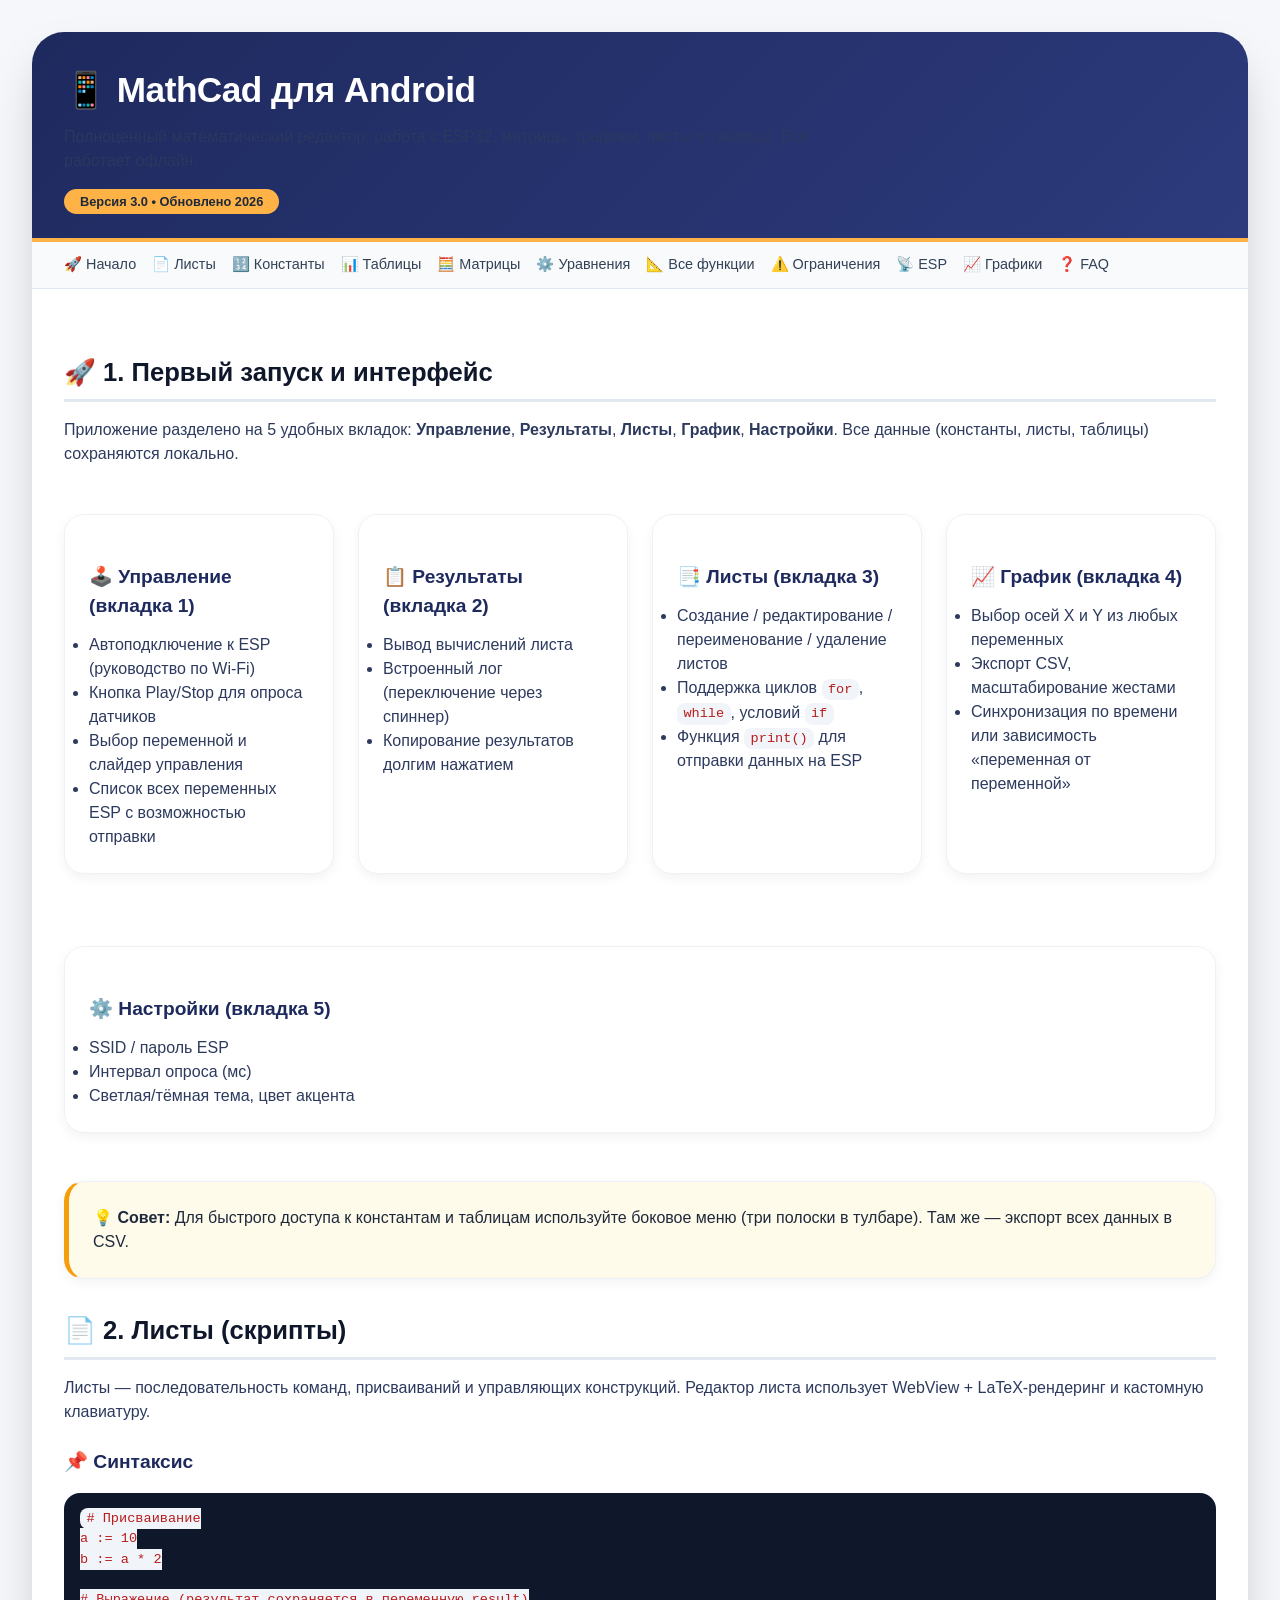
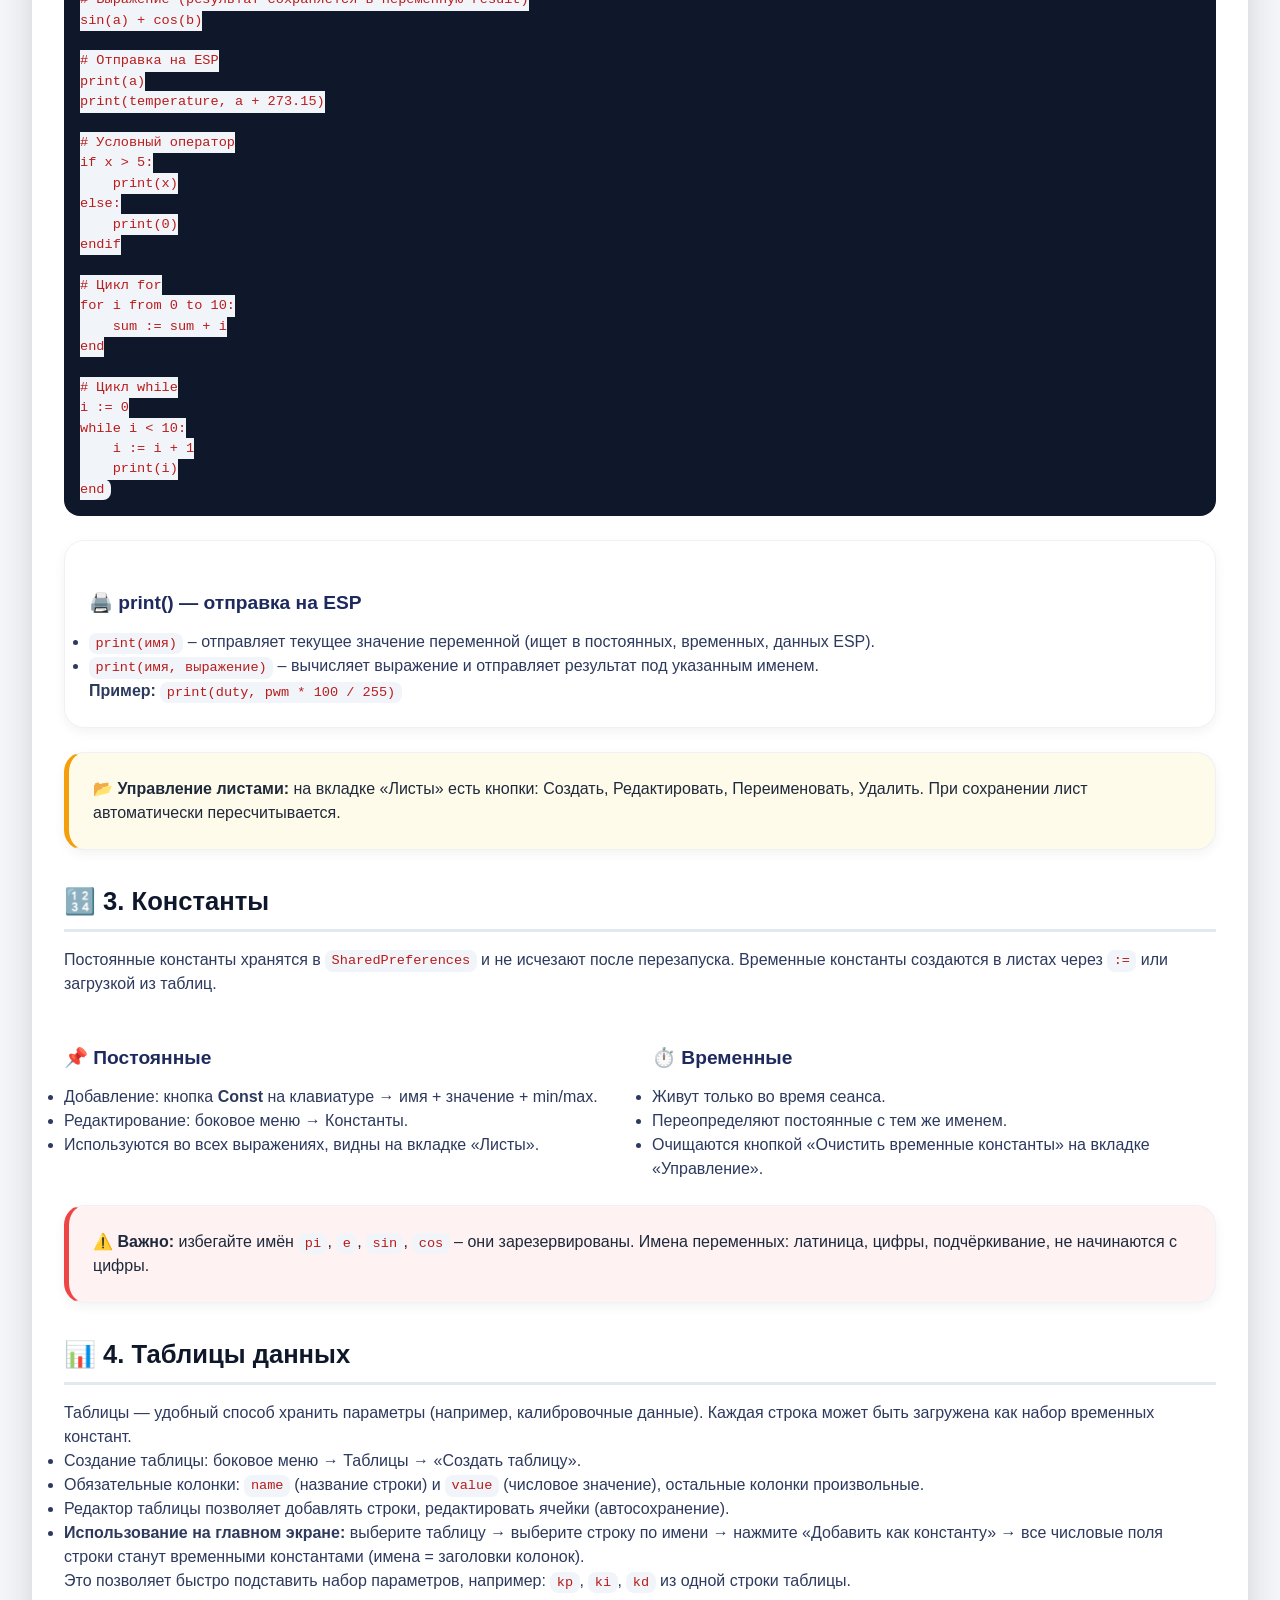
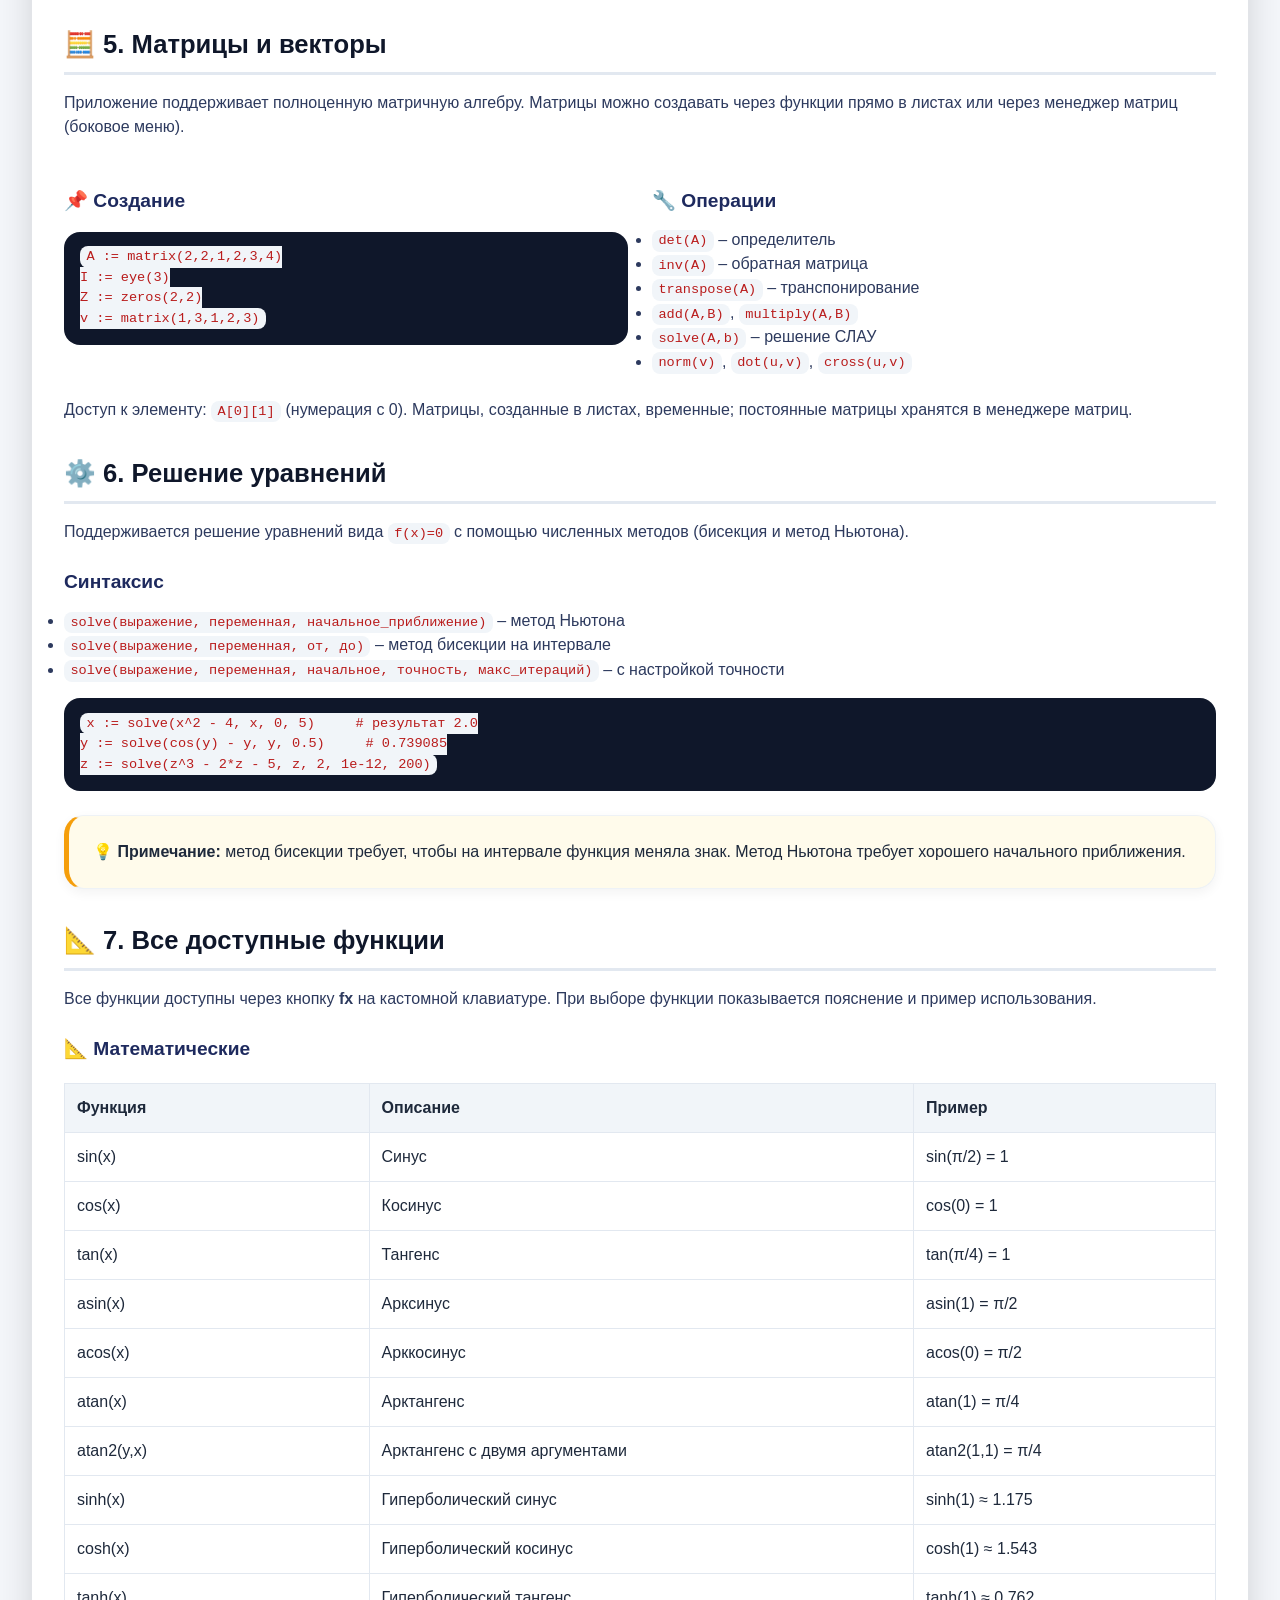
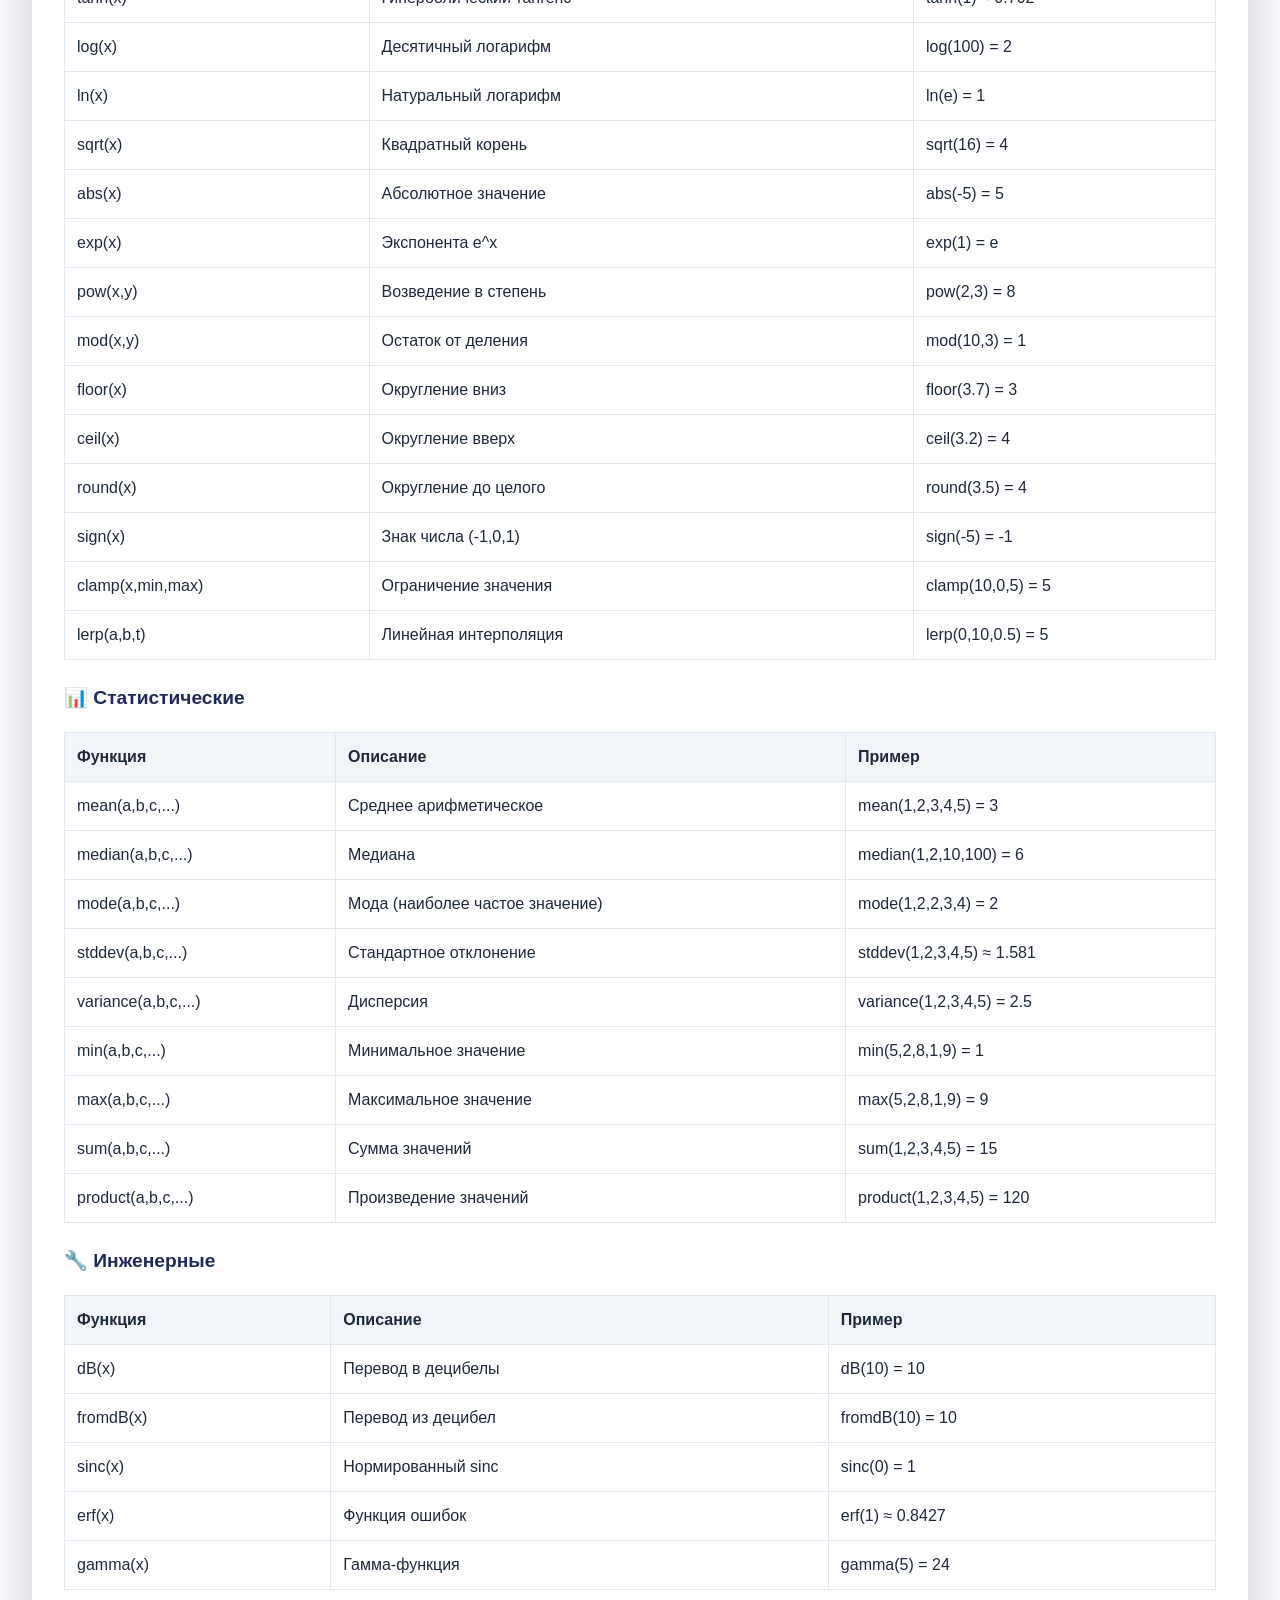
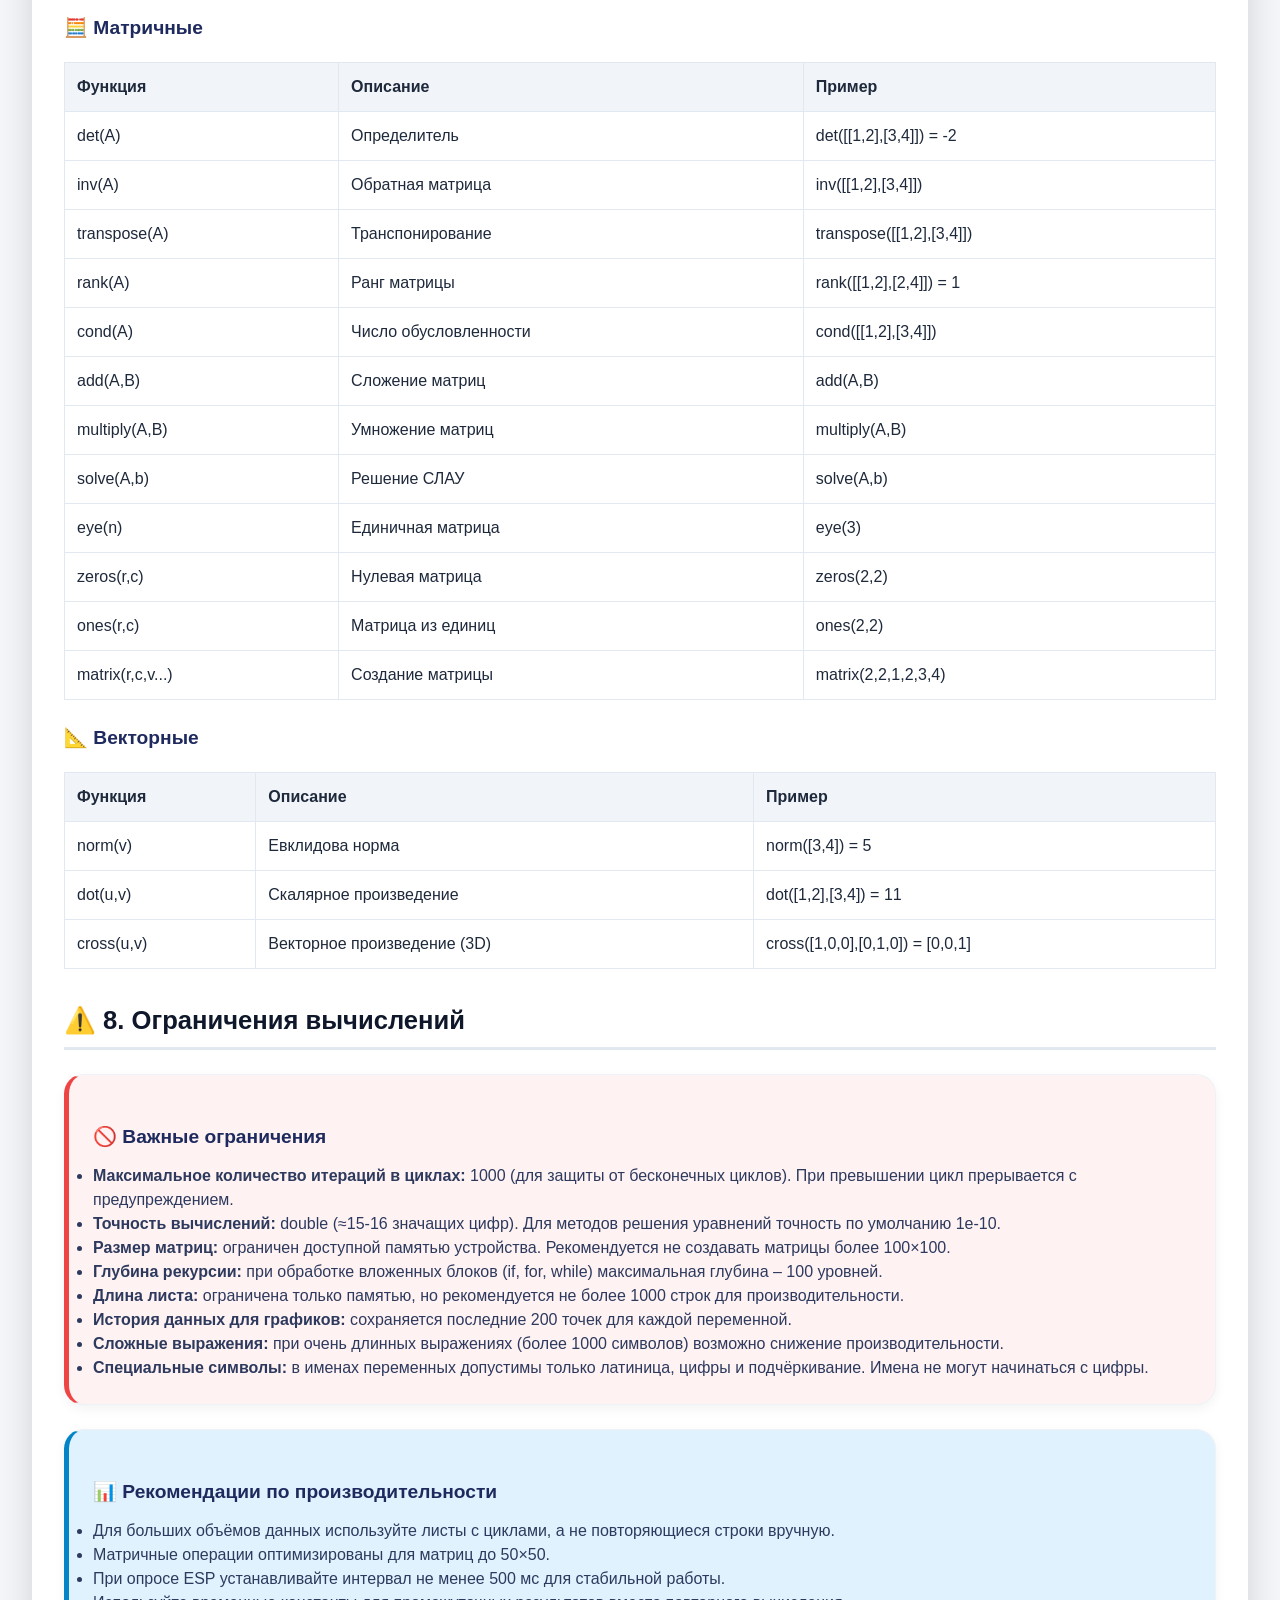
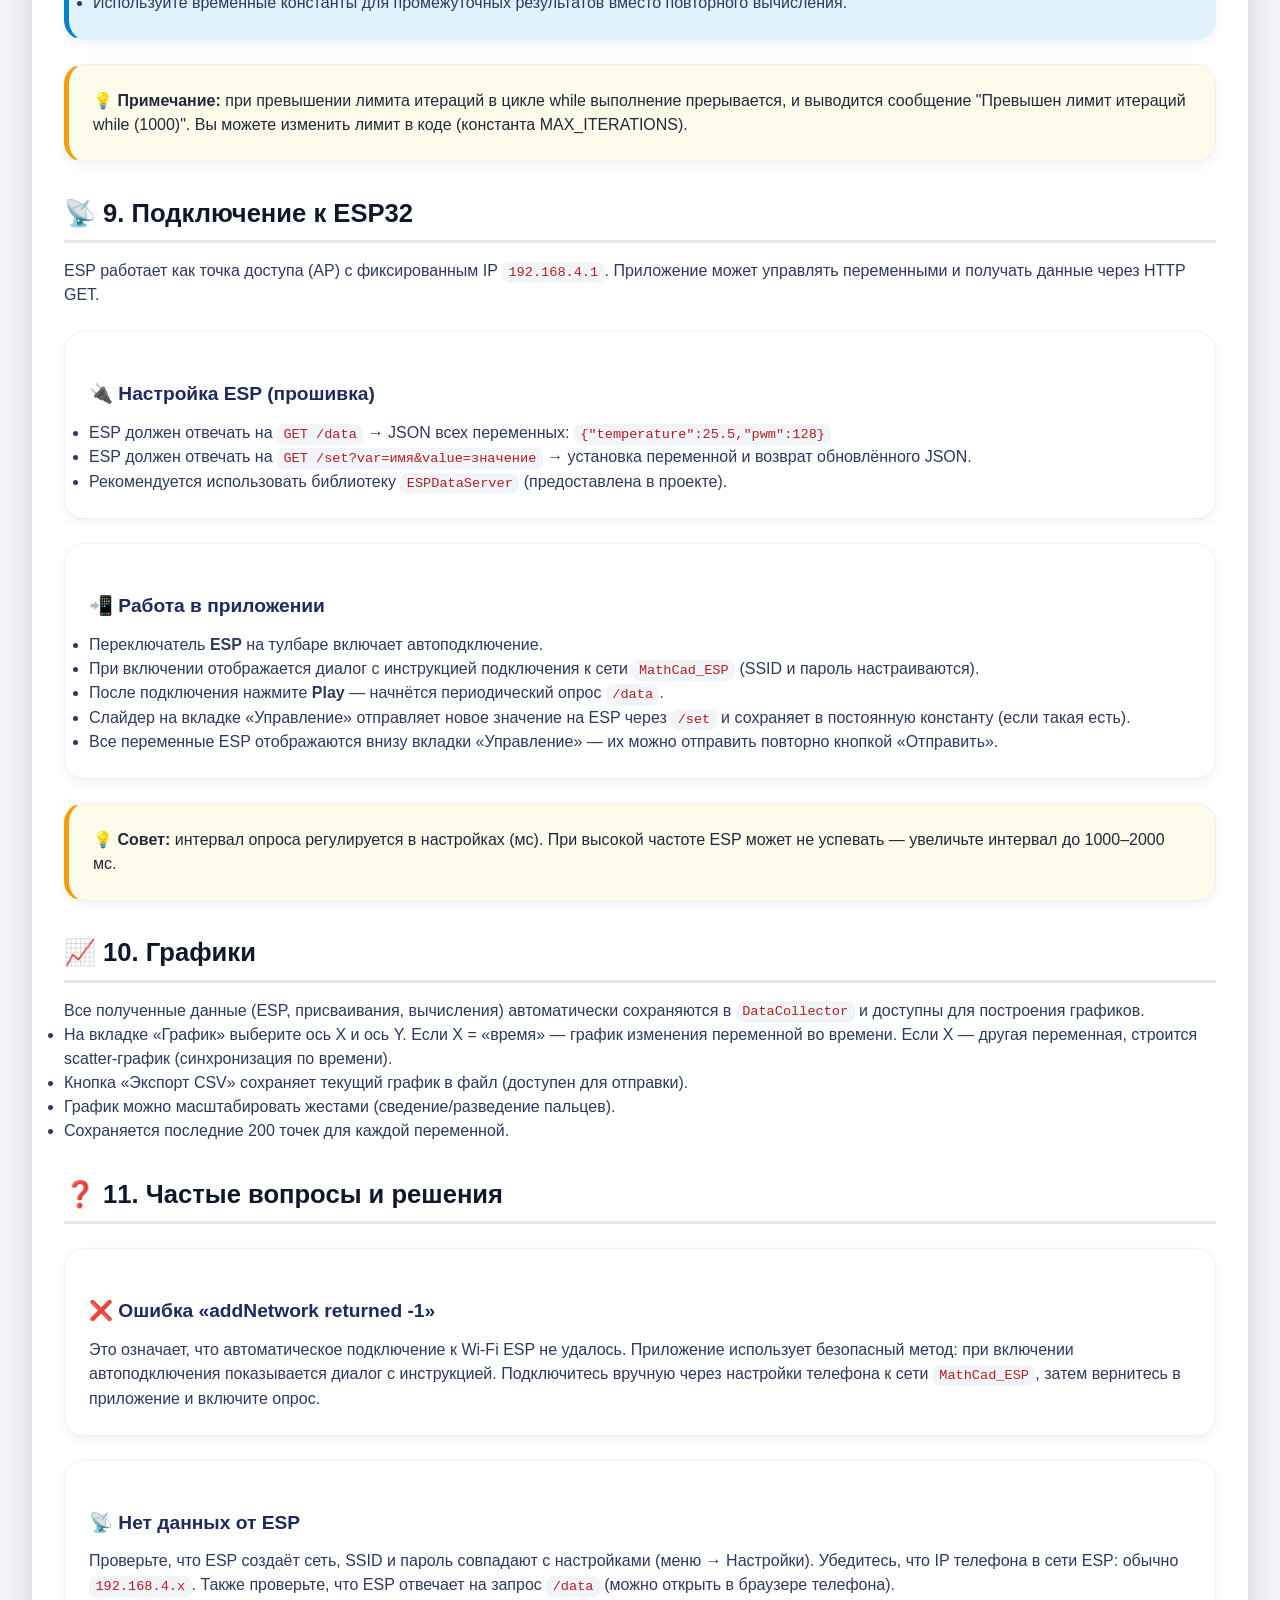
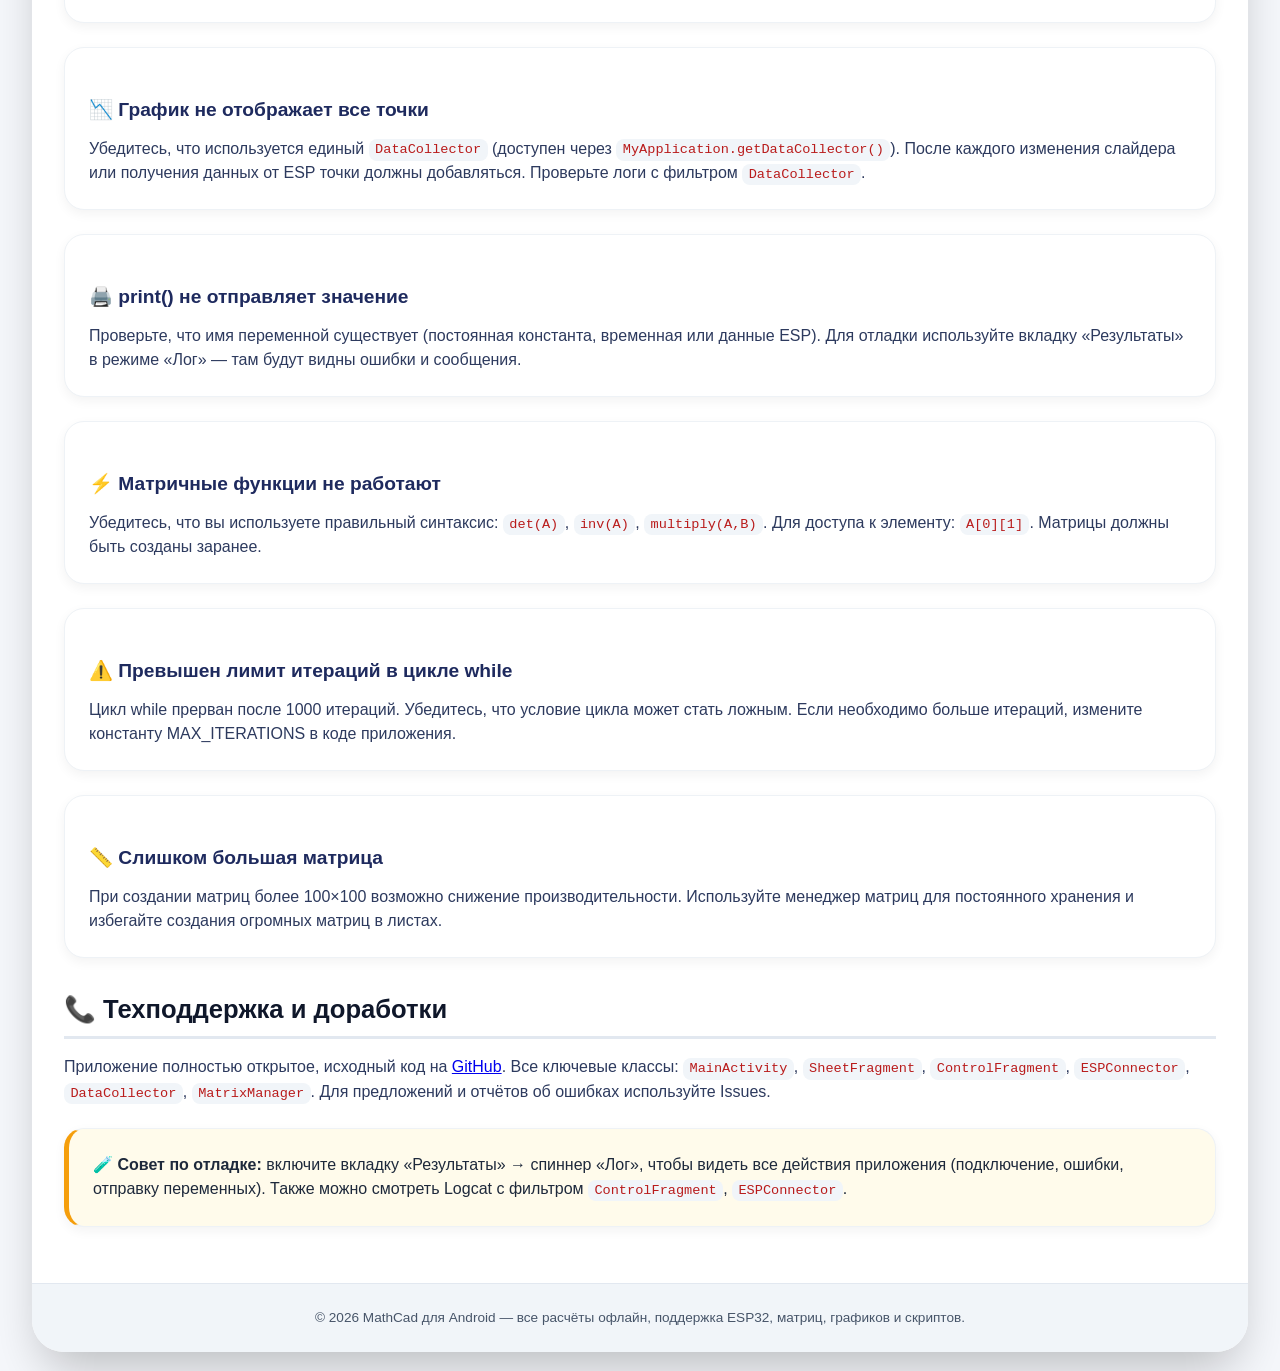
<file: app/src/main/assets/index.html>
<!DOCTYPE html>
<html lang="ru">
<head>
    <meta charset="UTF-8">
    <meta name="viewport" content="width=device-width, initial-scale=1.0">
    <title>MathCad для Android – Полное руководство</title>
    <style>
        * {
            margin: 0;
            padding: 0;
            box-sizing: border-box;
        }
        body {
            font-family: 'Segoe UI', 'Roboto', sans-serif;
            background: #f5f7fb;
            color: #1e293b;
            line-height: 1.5;
            padding: 2rem;
        }
        .container {
            max-width: 1300px;
            margin: 0 auto;
            background: white;
            border-radius: 32px;
            box-shadow: 0 25px 50px -12px rgba(0,0,0,0.25);
            overflow: hidden;
        }
        header {
            background: linear-gradient(135deg, #1e2a5e, #2d3a7c);
            color: white;
            padding: 2rem 2rem 1.5rem;
            border-bottom: 4px solid #ffb347;
        }
        header h1 {
            font-size: 2.2rem;
            font-weight: 700;
            margin-bottom: 0.5rem;
            letter-spacing: -0.5px;
        }
        header p {
            font-size: 1rem;
            opacity: 0.85;
            max-width: 800px;
        }
        .badge {
            display: inline-block;
            background: #ffb347;
            color: #1e293b;
            border-radius: 40px;
            padding: 0.2rem 1rem;
            font-size: 0.8rem;
            font-weight: 600;
            margin-top: 1rem;
        }
        nav {
            background: #f8fafc;
            padding: 0.75rem 2rem;
            border-bottom: 1px solid #e2e8f0;
            display: flex;
            flex-wrap: wrap;
            gap: 1rem;
        }
        nav a {
            color: #334155;
            text-decoration: none;
            font-weight: 500;
            font-size: 0.9rem;
            transition: color 0.2s;
        }
        nav a:hover {
            color: #2d3a7c;
        }
        .content {
            padding: 2rem;
        }
        h2 {
            font-size: 1.6rem;
            margin-top: 2rem;
            margin-bottom: 1rem;
            padding-bottom: 0.5rem;
            border-bottom: 3px solid #e2e8f0;
            color: #0f172a;
        }
        h3 {
            font-size: 1.2rem;
            margin: 1.5rem 0 0.75rem;
            color: #1e2a5e;
        }
        p, li {
            color: #2d3a5e;
        }
        .card {
            background: #ffffff;
            border-radius: 20px;
            box-shadow: 0 4px 12px rgba(0,0,0,0.05);
            padding: 1.5rem;
            margin: 1.5rem 0;
            border: 1px solid #eef2f6;
        }
        .card-note {
            background: #fffbeb;
            border-left: 5px solid #f59e0b;
        }
        .card-warning {
            background: #fef2f2;
            border-left: 5px solid #ef4444;
        }
        .card-info {
            background: #e0f2fe;
            border-left: 5px solid #0284c7;
        }
        code {
            background: #f1f5f9;
            padding: 0.2rem 0.4rem;
            border-radius: 8px;
            font-family: 'JetBrains Mono', monospace;
            font-size: 0.85rem;
            color: #b91c1c;
        }
        pre {
            background: #0f172a;
            color: #e2e8f0;
            padding: 1rem;
            border-radius: 16px;
            overflow-x: auto;
            font-size: 0.85rem;
            margin: 1rem 0;
        }
        table {
            width: 100%;
            border-collapse: collapse;
            margin: 1.2rem 0;
        }
        th, td {
            border: 1px solid #e2e8f0;
            padding: 0.75rem;
            text-align: left;
            vertical-align: top;
        }
        th {
            background: #f1f5f9;
            font-weight: 600;
        }
        .grid-2 {
            display: flex;
            gap: 1.5rem;
            flex-wrap: wrap;
            margin: 1.5rem 0;
        }
        .grid-2 > div {
            flex: 1;
            min-width: 240px;
        }
        footer {
            background: #f1f5f9;
            padding: 1.5rem;
            text-align: center;
            font-size: 0.85rem;
            color: #475569;
            border-top: 1px solid #e2e8f0;
        }
        @media (max-width: 680px) {
            body { padding: 1rem; }
            .content { padding: 1.5rem; }
            h2 { font-size: 1.3rem; }
        }
    </style>
</head>
<body>
<div class="container">
    <header>
        <h1>📱 MathCad для Android</h1>
        <p>Полноценный математический редактор, работа с ESP32, матрицы, графики, листы и таблицы. Всё работает офлайн.</p>
        <div class="badge">Версия 3.0 • Обновлено 2026</div>
    </header>
    <nav>
        <a href="#start">🚀 Начало</a>
        <a href="#sheets">📄 Листы</a>
        <a href="#constants">🔢 Константы</a>
        <a href="#tables">📊 Таблицы</a>
        <a href="#matrices">🧮 Матрицы</a>
        <a href="#equations">⚙️ Уравнения</a>
        <a href="#functions">📐 Все функции</a>
        <a href="#limits">⚠️ Ограничения</a>
        <a href="#esp">📡 ESP</a>
        <a href="#graphics">📈 Графики</a>
        <a href="#faq">❓ FAQ</a>
    </nav>
    <div class="content">

        <section id="start">
            <h2>🚀 1. Первый запуск и интерфейс</h2>
            <p>Приложение разделено на 5 удобных вкладок: <strong>Управление</strong>, <strong>Результаты</strong>, <strong>Листы</strong>, <strong>График</strong>, <strong>Настройки</strong>. Все данные (константы, листы, таблицы) сохраняются локально.</p>
            <div class="grid-2">
                <div class="card">
                    <h3>🕹️ Управление (вкладка 1)</h3>
                    <ul>
                        <li>Автоподключение к ESP (руководство по Wi-Fi)</li>
                        <li>Кнопка Play/Stop для опроса датчиков</li>
                        <li>Выбор переменной и слайдер управления</li>
                        <li>Список всех переменных ESP с возможностью отправки</li>
                    </ul>
                </div>
                <div class="card">
                    <h3>📋 Результаты (вкладка 2)</h3>
                    <ul>
                        <li>Вывод вычислений листа</li>
                        <li>Встроенный лог (переключение через спиннер)</li>
                        <li>Копирование результатов долгим нажатием</li>
                    </ul>
                </div>
                <div class="card">
                    <h3>📑 Листы (вкладка 3)</h3>
                    <ul>
                        <li>Создание / редактирование / переименование / удаление листов</li>
                        <li>Поддержка циклов <code>for</code>, <code>while</code>, условий <code>if</code></li>
                        <li>Функция <code>print()</code> для отправки данных на ESP</li>
                    </ul>
                </div>
                <div class="card">
                    <h3>📈 График (вкладка 4)</h3>
                    <ul>
                        <li>Выбор осей X и Y из любых переменных</li>
                        <li>Экспорт CSV, масштабирование жестами</li>
                        <li>Синхронизация по времени или зависимость «переменная от переменной»</li>
                    </ul>
                </div>
                <div class="card">
                    <h3>⚙️ Настройки (вкладка 5)</h3>
                    <ul>
                        <li>SSID / пароль ESP</li>
                        <li>Интервал опроса (мс)</li>
                        <li>Светлая/тёмная тема, цвет акцента</li>
                    </ul>
                </div>
            </div>
            <div class="card card-note">
                <strong>💡 Совет:</strong> Для быстрого доступа к константам и таблицам используйте боковое меню (три полоски в тулбаре). Там же — экспорт всех данных в CSV.
            </div>
        </section>

        <section id="sheets">
            <h2>📄 2. Листы (скрипты)</h2>
            <p>Листы — последовательность команд, присваиваний и управляющих конструкций. Редактор листа использует WebView + LaTeX-рендеринг и кастомную клавиатуру.</p>
            <h3>📌 Синтаксис</h3>
            <pre><code># Присваивание
a := 10
b := a * 2

# Выражение (результат сохраняется в переменную result)
sin(a) + cos(b)

# Отправка на ESP
print(a)
print(temperature, a + 273.15)

# Условный оператор
if x > 5:
    print(x)
else:
    print(0)
endif

# Цикл for
for i from 0 to 10:
    sum := sum + i
end

# Цикл while
i := 0
while i < 10:
    i := i + 1
    print(i)
end</code></pre>
            <div class="card">
                <h3>🖨️ print() — отправка на ESP</h3>
                <ul>
                    <li><code>print(имя)</code> – отправляет текущее значение переменной (ищет в постоянных, временных, данных ESP).</li>
                    <li><code>print(имя, выражение)</code> – вычисляет выражение и отправляет результат под указанным именем.</li>
                </ul>
                <p><strong>Пример:</strong> <code>print(duty, pwm * 100 / 255)</code></p>
            </div>
            <div class="card card-note">
                <strong>📂 Управление листами:</strong> на вкладке «Листы» есть кнопки: Создать, Редактировать, Переименовать, Удалить. При сохранении лист автоматически пересчитывается.
            </div>
        </section>

        <section id="constants">
            <h2>🔢 3. Константы</h2>
            <p>Постоянные константы хранятся в <code>SharedPreferences</code> и не исчезают после перезапуска. Временные константы создаются в листах через <code>:=</code> или загрузкой из таблиц.</p>
            <div class="grid-2">
                <div>
                    <h3>📌 Постоянные</h3>
                    <ul>
                        <li>Добавление: кнопка <strong>Const</strong> на клавиатуре → имя + значение + min/max.</li>
                        <li>Редактирование: боковое меню → Константы.</li>
                        <li>Используются во всех выражениях, видны на вкладке «Листы».</li>
                    </ul>
                </div>
                <div>
                    <h3>⏱️ Временные</h3>
                    <ul>
                        <li>Живут только во время сеанса.</li>
                        <li>Переопределяют постоянные с тем же именем.</li>
                        <li>Очищаются кнопкой «Очистить временные константы» на вкладке «Управление».</li>
                    </ul>
                </div>
            </div>
            <div class="card card-warning">
                ⚠️ <strong>Важно:</strong> избегайте имён <code>pi</code>, <code>e</code>, <code>sin</code>, <code>cos</code> – они зарезервированы. Имена переменных: латиница, цифры, подчёркивание, не начинаются с цифры.
            </div>
        </section>

        <section id="tables">
            <h2>📊 4. Таблицы данных</h2>
            <p>Таблицы — удобный способ хранить параметры (например, калибровочные данные). Каждая строка может быть загружена как набор временных констант.</p>
            <ul>
                <li>Создание таблицы: боковое меню → Таблицы → «Создать таблицу».</li>
                <li>Обязательные колонки: <code>name</code> (название строки) и <code>value</code> (числовое значение), остальные колонки произвольные.</li>
                <li>Редактор таблицы позволяет добавлять строки, редактировать ячейки (автосохранение).</li>
                <li><strong>Использование на главном экране:</strong> выберите таблицу → выберите строку по имени → нажмите «Добавить как константу» → все числовые поля строки станут временными константами (имена = заголовки колонок).</li>
            </ul>
            <p>Это позволяет быстро подставить набор параметров, например: <code>kp</code>, <code>ki</code>, <code>kd</code> из одной строки таблицы.</p>
        </section>

        <section id="matrices">
            <h2>🧮 5. Матрицы и векторы</h2>
            <p>Приложение поддерживает полноценную матричную алгебру. Матрицы можно создавать через функции прямо в листах или через менеджер матриц (боковое меню).</p>
            <div class="grid-2">
                <div>
                    <h3>📌 Создание</h3>
                    <pre><code>A := matrix(2,2,1,2,3,4)
I := eye(3)
Z := zeros(2,2)
v := matrix(1,3,1,2,3)</code></pre>
                </div>
                <div>
                    <h3>🔧 Операции</h3>
                    <ul>
                        <li><code>det(A)</code> – определитель</li>
                        <li><code>inv(A)</code> – обратная матрица</li>
                        <li><code>transpose(A)</code> – транспонирование</li>
                        <li><code>add(A,B)</code>, <code>multiply(A,B)</code></li>
                        <li><code>solve(A,b)</code> – решение СЛАУ</li>
                        <li><code>norm(v)</code>, <code>dot(u,v)</code>, <code>cross(u,v)</code></li>
                    </ul>
                </div>
            </div>
            <p>Доступ к элементу: <code>A[0][1]</code> (нумерация с 0). Матрицы, созданные в листах, временные; постоянные матрицы хранятся в менеджере матриц.</p>
        </section>

        <section id="equations">
            <h2>⚙️ 6. Решение уравнений</h2>
            <p>Поддерживается решение уравнений вида <code>f(x)=0</code> с помощью численных методов (бисекция и метод Ньютона).</p>
            <h3>Синтаксис</h3>
            <ul>
                <li><code>solve(выражение, переменная, начальное_приближение)</code> – метод Ньютона</li>
                <li><code>solve(выражение, переменная, от, до)</code> – метод бисекции на интервале</li>
                <li><code>solve(выражение, переменная, начальное, точность, макс_итераций)</code> – с настройкой точности</li>
            </ul>
            <pre><code>x := solve(x^2 - 4, x, 0, 5)     # результат 2.0
y := solve(cos(y) - y, y, 0.5)     # 0.739085
z := solve(z^3 - 2*z - 5, z, 2, 1e-12, 200)</code></pre>
            <div class="card card-note">
                <strong>💡 Примечание:</strong> метод бисекции требует, чтобы на интервале функция меняла знак. Метод Ньютона требует хорошего начального приближения.
            </div>
        </section>

        <section id="functions">
            <h2>📐 7. Все доступные функции</h2>
            <p>Все функции доступны через кнопку <strong>fx</strong> на кастомной клавиатуре. При выборе функции показывается пояснение и пример использования.</p>
            
            <h3>📐 Математические</h3>
            <table>
                <tr><th>Функция</th><th>Описание</th><th>Пример</th></tr>
                <tr><td>sin(x)</td><td>Синус</td><td>sin(π/2) = 1</td></tr>
                <tr><td>cos(x)</td><td>Косинус</td><td>cos(0) = 1</td></tr>
                <tr><td>tan(x)</td><td>Тангенс</td><td>tan(π/4) = 1</td></tr>
                <tr><td>asin(x)</td><td>Арксинус</td><td>asin(1) = π/2</td></tr>
                <tr><td>acos(x)</td><td>Арккосинус</td><td>acos(0) = π/2</td></tr>
                <tr><td>atan(x)</td><td>Арктангенс</td><td>atan(1) = π/4</td></tr>
                <tr><td>atan2(y,x)</td><td>Арктангенс с двумя аргументами</td><td>atan2(1,1) = π/4</td></tr>
                <tr><td>sinh(x)</td><td>Гиперболический синус</td><td>sinh(1) ≈ 1.175</td></tr>
                <tr><td>cosh(x)</td><td>Гиперболический косинус</td><td>cosh(1) ≈ 1.543</td></tr>
                <tr><td>tanh(x)</td><td>Гиперболический тангенс</td><td>tanh(1) ≈ 0.762</td></tr>
                <tr><td>log(x)</td><td>Десятичный логарифм</td><td>log(100) = 2</td></tr>
                <tr><td>ln(x)</td><td>Натуральный логарифм</td><td>ln(e) = 1</td></tr>
                <tr><td>sqrt(x)</td><td>Квадратный корень</td><td>sqrt(16) = 4</td></tr>
                <tr><td>abs(x)</td><td>Абсолютное значение</td><td>abs(-5) = 5</td></tr>
                <tr><td>exp(x)</td><td>Экспонента e^x</td><td>exp(1) = e</td></tr>
                <tr><td>pow(x,y)</td><td>Возведение в степень</td><td>pow(2,3) = 8</td></tr>
                <tr><td>mod(x,y)</td><td>Остаток от деления</td><td>mod(10,3) = 1</td></tr>
                <tr><td>floor(x)</td><td>Округление вниз</td><td>floor(3.7) = 3</td></tr>
                <tr><td>ceil(x)</td><td>Округление вверх</td><td>ceil(3.2) = 4</td></tr>
                <tr><td>round(x)</td><td>Округление до целого</td><td>round(3.5) = 4</td></tr>
                <tr><td>sign(x)</td><td>Знак числа (-1,0,1)</td><td>sign(-5) = -1</td></tr>
                <tr><td>clamp(x,min,max)</td><td>Ограничение значения</td><td>clamp(10,0,5) = 5</td></tr>
                <tr><td>lerp(a,b,t)</td><td>Линейная интерполяция</td><td>lerp(0,10,0.5) = 5</td></tr>
            </table>

            <h3>📊 Статистические</h3>
            <table>
                <tr><th>Функция</th><th>Описание</th><th>Пример</th></tr>
                <tr><td>mean(a,b,c,...)</td><td>Среднее арифметическое</td><td>mean(1,2,3,4,5) = 3</td></tr>
                <tr><td>median(a,b,c,...)</td><td>Медиана</td><td>median(1,2,10,100) = 6</td></tr>
                <tr><td>mode(a,b,c,...)</td><td>Мода (наиболее частое значение)</td><td>mode(1,2,2,3,4) = 2</td></tr>
                <tr><td>stddev(a,b,c,...)</td><td>Стандартное отклонение</td><td>stddev(1,2,3,4,5) ≈ 1.581</td></tr>
                <tr><td>variance(a,b,c,...)</td><td>Дисперсия</td><td>variance(1,2,3,4,5) = 2.5</td></tr>
                <tr><td>min(a,b,c,...)</td><td>Минимальное значение</td><td>min(5,2,8,1,9) = 1</td></tr>
                <tr><td>max(a,b,c,...)</td><td>Максимальное значение</td><td>max(5,2,8,1,9) = 9</td></tr>
                <tr><td>sum(a,b,c,...)</td><td>Сумма значений</td><td>sum(1,2,3,4,5) = 15</td></tr>
                <tr><td>product(a,b,c,...)</td><td>Произведение значений</td><td>product(1,2,3,4,5) = 120</td></tr>
            </table>

            <h3>🔧 Инженерные</h3>
            <table>
                <tr><th>Функция</th><th>Описание</th><th>Пример</th></tr>
                <tr><td>dB(x)</td><td>Перевод в децибелы</td><td>dB(10) = 10</td></tr>
                <tr><td>fromdB(x)</td><td>Перевод из децибел</td><td>fromdB(10) = 10</td></tr>
                <tr><td>sinc(x)</td><td>Нормированный sinc</td><td>sinc(0) = 1</td></tr>
                <tr><td>erf(x)</td><td>Функция ошибок</td><td>erf(1) ≈ 0.8427</td></tr>
                <tr><td>gamma(x)</td><td>Гамма-функция</td><td>gamma(5) = 24</td></tr>
            </table>

            <h3>🧮 Матричные</h3>
            <table>
                <tr><th>Функция</th><th>Описание</th><th>Пример</th></tr>
                <tr><td>det(A)</td><td>Определитель</td><td>det([[1,2],[3,4]]) = -2</td></tr>
                <tr><td>inv(A)</td><td>Обратная матрица</td><td>inv([[1,2],[3,4]])</td></tr>
                <tr><td>transpose(A)</td><td>Транспонирование</td><td>transpose([[1,2],[3,4]])</td></tr>
                <tr><td>rank(A)</td><td>Ранг матрицы</td><td>rank([[1,2],[2,4]]) = 1</td></tr>
                <tr><td>cond(A)</td><td>Число обусловленности</td><td>cond([[1,2],[3,4]])</td></tr>
                <tr><td>add(A,B)</td><td>Сложение матриц</td><td>add(A,B)</td></tr>
                <tr><td>multiply(A,B)</td><td>Умножение матриц</td><td>multiply(A,B)</td></tr>
                <tr><td>solve(A,b)</td><td>Решение СЛАУ</td><td>solve(A,b)</td></tr>
                <tr><td>eye(n)</td><td>Единичная матрица</td><td>eye(3)</td></tr>
                <tr><td>zeros(r,c)</td><td>Нулевая матрица</td><td>zeros(2,2)</td></tr>
                <tr><td>ones(r,c)</td><td>Матрица из единиц</td><td>ones(2,2)</td></tr>
                <tr><td>matrix(r,c,v...)</td><td>Создание матрицы</td><td>matrix(2,2,1,2,3,4)</td></tr>
            </table>

            <h3>📐 Векторные</h3>
            <table>
                <tr><th>Функция</th><th>Описание</th><th>Пример</th></tr>
                <tr><td>norm(v)</td><td>Евклидова норма</td><td>norm([3,4]) = 5</td></tr>
                <tr><td>dot(u,v)</td><td>Скалярное произведение</td><td>dot([1,2],[3,4]) = 11</td></tr>
                <tr><td>cross(u,v)</td><td>Векторное произведение (3D)</td><td>cross([1,0,0],[0,1,0]) = [0,0,1]</td></tr>
            </table>
        </section>

        <section id="limits">
            <h2>⚠️ 8. Ограничения вычислений</h2>
            <div class="card card-warning">
                <h3>🚫 Важные ограничения</h3>
                <ul>
                    <li><strong>Максимальное количество итераций в циклах:</strong> 1000 (для защиты от бесконечных циклов). При превышении цикл прерывается с предупреждением.</li>
                    <li><strong>Точность вычислений:</strong> double (≈15-16 значащих цифр). Для методов решения уравнений точность по умолчанию 1e-10.</li>
                    <li><strong>Размер матриц:</strong> ограничен доступной памятью устройства. Рекомендуется не создавать матрицы более 100×100.</li>
                    <li><strong>Глубина рекурсии:</strong> при обработке вложенных блоков (if, for, while) максимальная глубина – 100 уровней.</li>
                    <li><strong>Длина листа:</strong> ограничена только памятью, но рекомендуется не более 1000 строк для производительности.</li>
                    <li><strong>История данных для графиков:</strong> сохраняется последние 200 точек для каждой переменной.</li>
                    <li><strong>Сложные выражения:</strong> при очень длинных выражениях (более 1000 символов) возможно снижение производительности.</li>
                    <li><strong>Специальные символы:</strong> в именах переменных допустимы только латиница, цифры и подчёркивание. Имена не могут начинаться с цифры.</li>
                </ul>
            </div>
            <div class="card card-info">
                <h3>📊 Рекомендации по производительности</h3>
                <ul>
                    <li>Для больших объёмов данных используйте листы с циклами, а не повторяющиеся строки вручную.</li>
                    <li>Матричные операции оптимизированы для матриц до 50×50.</li>
                    <li>При опросе ESP устанавливайте интервал не менее 500 мс для стабильной работы.</li>
                    <li>Используйте временные константы для промежуточных результатов вместо повторного вычисления.</li>
                </ul>
            </div>
            <div class="card card-note">
                <strong>💡 Примечание:</strong> при превышении лимита итераций в цикле while выполнение прерывается, и выводится сообщение "Превышен лимит итераций while (1000)". Вы можете изменить лимит в коде (константа MAX_ITERATIONS).
            </div>
        </section>

        <section id="esp">
            <h2>📡 9. Подключение к ESP32</h2>
            <p>ESP работает как точка доступа (AP) с фиксированным IP <code>192.168.4.1</code>. Приложение может управлять переменными и получать данные через HTTP GET.</p>
            <div class="card">
                <h3>🔌 Настройка ESP (прошивка)</h3>
                <ul>
                    <li>ESP должен отвечать на <code>GET /data</code> → JSON всех переменных: <code>{"temperature":25.5,"pwm":128}</code></li>
                    <li>ESP должен отвечать на <code>GET /set?var=имя&value=значение</code> → установка переменной и возврат обновлённого JSON.</li>
                    <li>Рекомендуется использовать библиотеку <code>ESPDataServer</code> (предоставлена в проекте).</li>
                </ul>
            </div>
            <div class="card">
                <h3>📲 Работа в приложении</h3>
                <ul>
                    <li>Переключатель <strong>ESP</strong> на тулбаре включает автоподключение.</li>
                    <li>При включении отображается диалог с инструкцией подключения к сети <code>MathCad_ESP</code> (SSID и пароль настраиваются).</li>
                    <li>После подключения нажмите <strong>Play</strong> — начнётся периодический опрос <code>/data</code>.</li>
                    <li>Слайдер на вкладке «Управление» отправляет новое значение на ESP через <code>/set</code> и сохраняет в постоянную константу (если такая есть).</li>
                    <li>Все переменные ESP отображаются внизу вкладки «Управление» — их можно отправить повторно кнопкой «Отправить».</li>
                </ul>
            </div>
            <div class="card card-note">
                💡 <strong>Совет:</strong> интервал опроса регулируется в настройках (мс). При высокой частоте ESP может не успевать — увеличьте интервал до 1000–2000 мс.
            </div>
        </section>

        <section id="graphics">
            <h2>📈 10. Графики</h2>
            <p>Все полученные данные (ESP, присваивания, вычисления) автоматически сохраняются в <code>DataCollector</code> и доступны для построения графиков.</p>
            <ul>
                <li>На вкладке «График» выберите ось X и ось Y. Если X = «время» — график изменения переменной во времени. Если X — другая переменная, строится scatter‑график (синхронизация по времени).</li>
                <li>Кнопка «Экспорт CSV» сохраняет текущий график в файл (доступен для отправки).</li>
                <li>График можно масштабировать жестами (сведение/разведение пальцев).</li>
                <li>Сохраняется последние 200 точек для каждой переменной.</li>
            </ul>
        </section>

        <section id="faq">
            <h2>❓ 11. Частые вопросы и решения</h2>
            <div class="card">
                <h3>❌ Ошибка «addNetwork returned -1»</h3>
                <p>Это означает, что автоматическое подключение к Wi-Fi ESP не удалось. Приложение использует безопасный метод: при включении автоподключения показывается диалог с инструкцией. Подключитесь вручную через настройки телефона к сети <code>MathCad_ESP</code>, затем вернитесь в приложение и включите опрос.</p>
            </div>
            <div class="card">
                <h3>📡 Нет данных от ESP</h3>
                <p>Проверьте, что ESP создаёт сеть, SSID и пароль совпадают с настройками (меню → Настройки). Убедитесь, что IP телефона в сети ESP: обычно <code>192.168.4.x</code>. Также проверьте, что ESP отвечает на запрос <code>/data</code> (можно открыть в браузере телефона).</p>
            </div>
            <div class="card">
                <h3>📉 График не отображает все точки</h3>
                <p>Убедитесь, что используется единый <code>DataCollector</code> (доступен через <code>MyApplication.getDataCollector()</code>). После каждого изменения слайдера или получения данных от ESP точки должны добавляться. Проверьте логи с фильтром <code>DataCollector</code>.</p>
            </div>
            <div class="card">
                <h3>🖨️ print() не отправляет значение</h3>
                <p>Проверьте, что имя переменной существует (постоянная константа, временная или данные ESP). Для отладки используйте вкладку «Результаты» в режиме «Лог» — там будут видны ошибки и сообщения.</p>
            </div>
            <div class="card">
                <h3>⚡ Матричные функции не работают</h3>
                <p>Убедитесь, что вы используете правильный синтаксис: <code>det(A)</code>, <code>inv(A)</code>, <code>multiply(A,B)</code>. Для доступа к элементу: <code>A[0][1]</code>. Матрицы должны быть созданы заранее.</p>
            </div>
            <div class="card">
                <h3>⚠️ Превышен лимит итераций в цикле while</h3>
                <p>Цикл while прерван после 1000 итераций. Убедитесь, что условие цикла может стать ложным. Если необходимо больше итераций, измените константу MAX_ITERATIONS в коде приложения.</p>
            </div>
            <div class="card">
                <h3>📏 Слишком большая матрица</h3>
                <p>При создании матриц более 100×100 возможно снижение производительности. Используйте менеджер матриц для постоянного хранения и избегайте создания огромных матриц в листах.</p>
            </div>
        </section>

        <section id="support">
            <h2>📞 Техподдержка и доработки</h2>
            <p>Приложение полностью открытое, исходный код на <a href="https://github.com/BLQ07/tuba" target="_blank">GitHub</a>. Все ключевые классы: <code>MainActivity</code>, <code>SheetFragment</code>, <code>ControlFragment</code>, <code>ESPConnector</code>, <code>DataCollector</code>, <code>MatrixManager</code>. Для предложений и отчётов об ошибках используйте Issues.</p>
            <div class="card card-note">
                🧪 <strong>Совет по отладке:</strong> включите вкладку «Результаты» → спиннер «Лог», чтобы видеть все действия приложения (подключение, ошибки, отправку переменных). Также можно смотреть Logcat с фильтром <code>ControlFragment</code>, <code>ESPConnector</code>.
            </div>
        </section>
    </div>
    <footer>
        © 2026 MathCad для Android — все расчёты офлайн, поддержка ESP32, матриц, графиков и скриптов.
    </footer>
</div>
</body>
    </html>
</file>
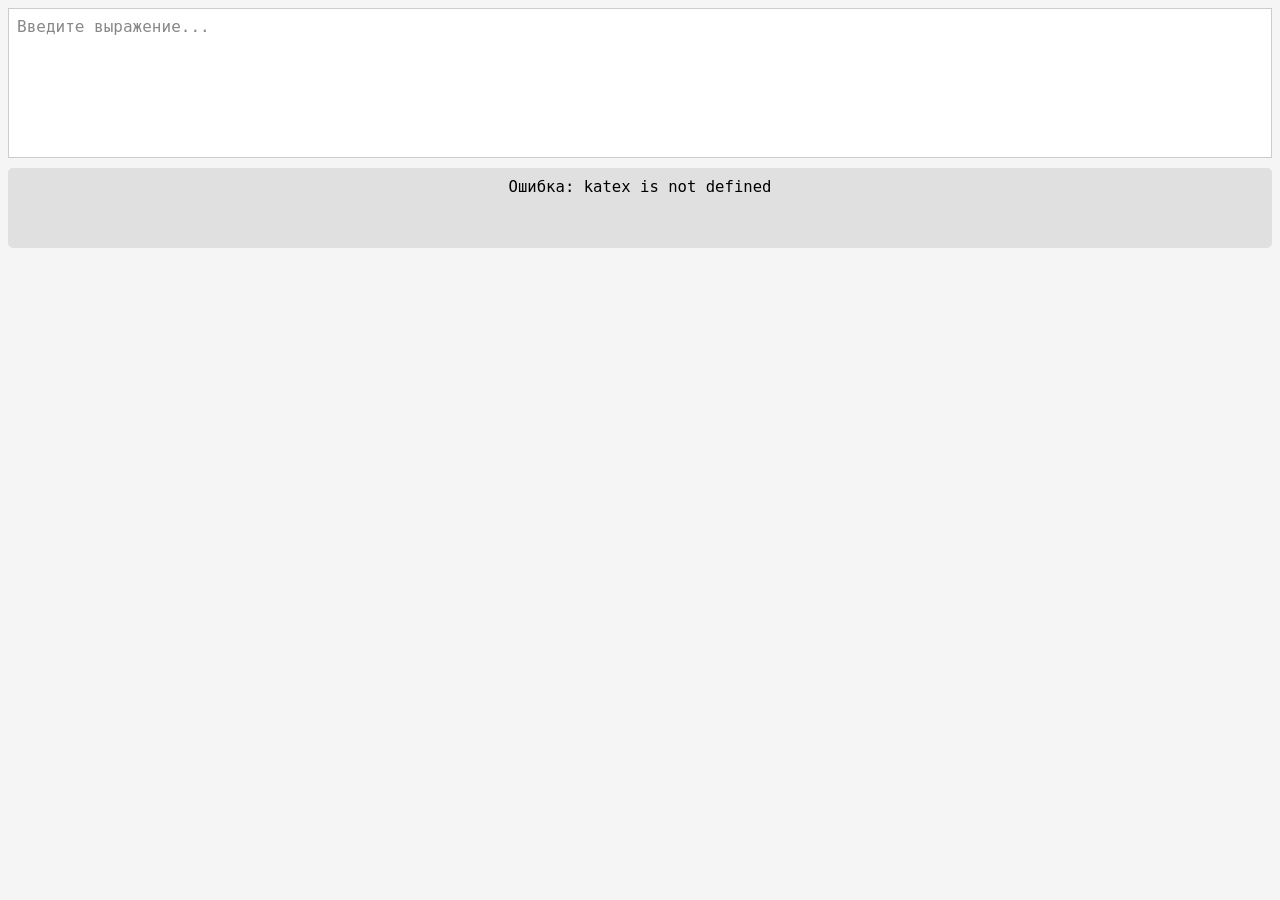
<file: app/src/main/assets/editor.html>
<!DOCTYPE html>
<html>
<head>
    <meta charset="UTF-8">
    <meta name="viewport" content="width=device-width, initial-scale=1.0">
    <link rel="stylesheet" href="file:///android_asset/katex/katex.min.css">
    <script src="file:///android_asset/katex/katex.min.js"></script>
    <style>
        body {
            margin: 0;
            padding: 8px;
            background: #f5f5f5;
            font-family: monospace;
        }
        #editor {
            width: 100%;
            min-height: 150px;
            border: 1px solid #ccc;
            padding: 8px;
            background: white;
            font-size: 16px;
            outline: none;
            white-space: pre-wrap;
            word-wrap: break-word;
            overflow-y: auto;
            box-sizing: border-box;
        }
        #formula {
            margin-top: 10px;
            padding: 10px;
            background: #e0e0e0;
            border-radius: 5px;
            font-size: 1.2em;
            text-align: center;
            min-height: 60px;
        }
        [placeholder]:empty:before {
            content: attr(placeholder);
            color: #888;
        }
    </style>
</head>
<body>
<div id="editor" contenteditable="true" placeholder="Введите выражение..."></div>
<div id="formula"></div>
<script>
    var editor = document.getElementById('editor');
    var formulaDiv = document.getElementById('formula');

    function renderFromEditor() {
        var text = editor.innerText || editor.textContent;
        var latex = text
            .replace(/sin\(/g, '\\sin(')
            .replace(/cos\(/g, '\\cos(')
            .replace(/tan\(/g, '\\tan(')
            .replace(/log\(/g, '\\log(')
            .replace(/ln\(/g, '\\ln(')
            .replace(/sqrt\(/g, '\\sqrt(')
            .replace(/\*/g, '\\cdot ')
            .replace(/π/g, '\\pi ')
            .replace(/\^/g, '^{ }');

        try {
            katex.render(latex, formulaDiv, {
                throwOnError: false,
                displayMode: true
            });
        } catch (e) {
            formulaDiv.innerText = 'Ошибка: ' + e.message;
        }
        if (window.Android) {
            Android.onTextChanged(text);
        }
    }

    editor.addEventListener('input', renderFromEditor);

    function insertText(text) {
        var selection = window.getSelection();
        if (!selection.rangeCount) {
            editor.appendChild(document.createTextNode(text));
        } else {
            var range = selection.getRangeAt(0);
            range.deleteContents();
            var node = document.createTextNode(text);
            range.insertNode(node);
            range.collapse(false);
            selection.removeAllRanges();
            selection.addRange(range);
        }
        editor.dispatchEvent(new Event('input'));
    }

    function deleteChar() {
        var selection = window.getSelection();
        if (selection.rangeCount) {
            var range = selection.getRangeAt(0);
            if (range.collapsed) {
                var node = range.startContainer;
                var offset = range.startOffset;
                if (offset > 0) {
                    range.setStart(node, offset - 1);
                } else if (node.parentNode) {
                    range.setStartBefore(node);
                }
            }
            range.deleteContents();
            editor.dispatchEvent(new Event('input'));
        }
    }

    function setText(text) {
        editor.innerText = text;
        if (window.Android) {
            Android.onTextLoaded(); // уведомляем Java, что текст установлен
        }
        renderFromEditor();
    }

    function setCursorToPosition(position) {
        var selection = window.getSelection();
        var range = document.createRange();
        var textNode = editor.firstChild;
        if (textNode && textNode.nodeType === Node.TEXT_NODE) {
            if (position <= textNode.length) {
                range.setStart(textNode, position);
                range.setEnd(textNode, position);
                selection.removeAllRanges();
                selection.addRange(range);
            }
        }
    }

    function getText() {
    var editor = document.getElementById('editor');
    var text = editor.innerText || editor.textContent;
    // Обратная замена (если нужно)
    return text;
}

    window.onload = function() {
        renderFromEditor();
    };
</script>
</body>
</html>
</file>
